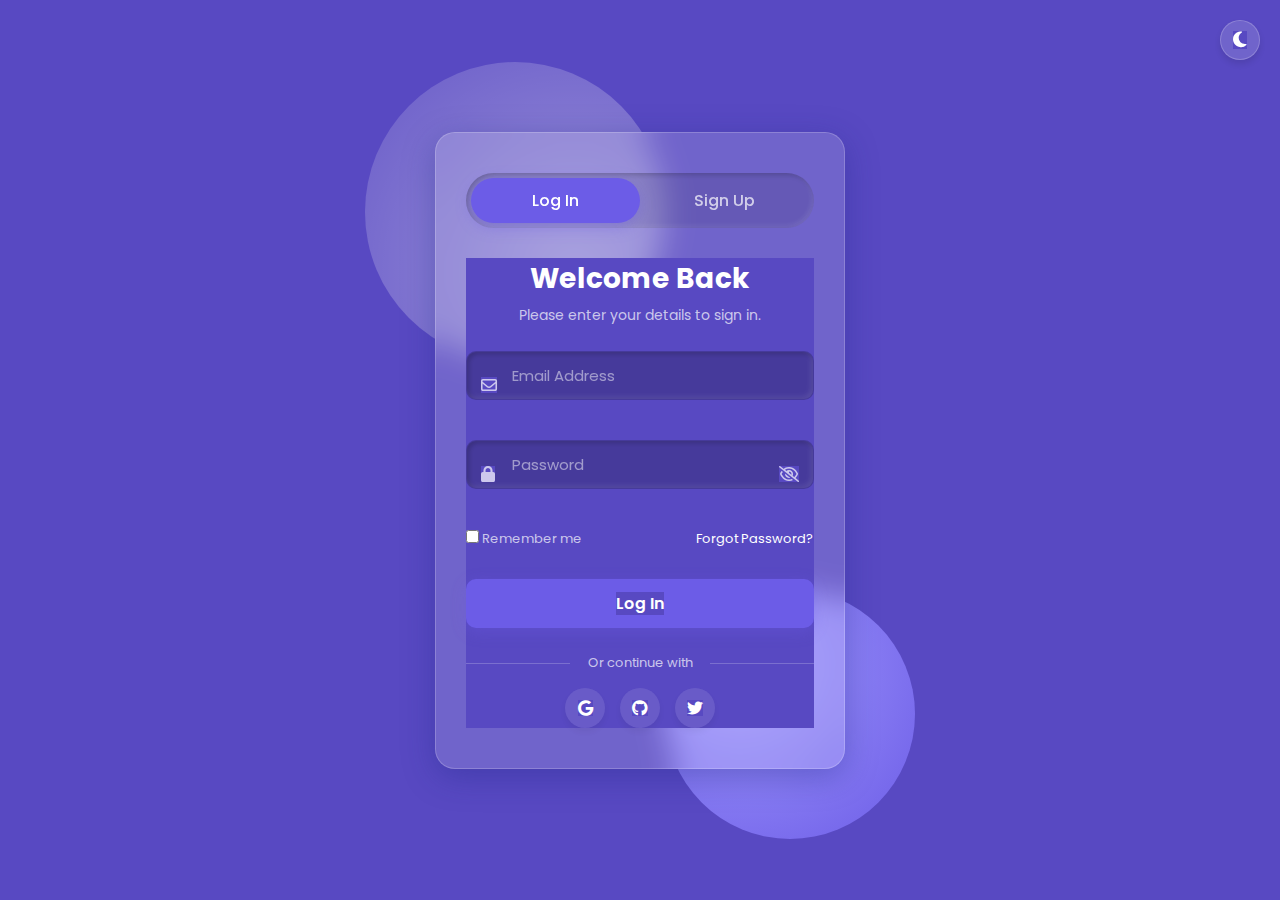
<file: index.html>
<!DOCTYPE html>
<html lang="en">
<head>
    <meta charset="UTF-8">
    <meta name="viewport" content="width=device-width, initial-scale=1.0">
    <title>Login & Signup | Glassmorphism</title>
    <!-- Google Fonts: Poppins for modern look -->
    <link rel="preconnect" href="https://fonts.googleapis.com">
    <link rel="preconnect" href="https://fonts.gstatic.com" crossorigin>
    <link href="https://fonts.googleapis.com/css2?family=Poppins:wght@300;400;500;600;700&display=swap" rel="stylesheet">
    <!-- Font Awesome -->
    <link rel="stylesheet" href="https://cdnjs.cloudflare.com/ajax/libs/font-awesome/6.4.0/css/all.min.css">
    <link rel="stylesheet" href="style.css">
</head>
<body>

    <!-- Theme Toggle -->
    <button class="theme-toggle-btn" id="theme-toggle" aria-label="Toggle Theme">
        <i class="fa-solid fa-moon"></i>
    </button>

    <main class="container">
        <!-- Background Elements for Glass Effect -->
        <div class="circle circle-1"></div>
        <div class="circle circle-2"></div>

        <div class="glass-card">
            <!-- Toggle Switch -->
            <div class="toggle-box">
                <button class="toggle-btn active" id="login-toggle">Log In</button>
                <button class="toggle-btn" id="signup-toggle">Sign Up</button>
                <div class="toggle-slider"></div>
            </div>

            <!-- Forms Container -->
            <div class="forms-wrapper">
                
                <!-- Login Form -->
                <form id="login-form" class="form-content active-form">
                    <h2 class="form-title">Welcome Back</h2>
                    <p class="form-desc">Please enter your details to sign in.</p>
                    
                    <div class="input-group">
                        <i class="fa-regular fa-envelope"></i>
                        <input type="email" id="login-email" placeholder="Email Address" required>
                        <span class="error-msg"></span>
                    </div>

                    <div class="input-group">
                        <i class="fa-solid fa-lock"></i>
                        <input type="password" id="login-pass" placeholder="Password" required>
                        <i class="fa-regular fa-eye-slash toggle-pass"></i>
                        <span class="error-msg"></span>
                    </div>

                    <div class="form-action">
                        <div class="remember-me">
                            <input type="checkbox" id="remember">
                            <label for="remember">Remember me</label>
                        </div>
                        <a href="#" class="forgot-pass">Forgot Password?</a>
                    </div>

                    <button type="submit" class="submit-btn" id="login-btn">
                        <span>Log In</span>
                        <div class="loader"></div>
                    </button>

                    <div class="social-login">
                        <p>Or continue with</p>
                        <div class="social-icons">
                            <a href="#" class="social-icon"><i class="fa-brands fa-google"></i></a>
                            <a href="#" class="social-icon"><i class="fa-brands fa-github"></i></a>
                            <a href="#" class="social-icon"><i class="fa-brands fa-twitter"></i></a>
                        </div>
                    </div>
                </form>

                <!-- Signup Form -->
                <form id="signup-form" class="form-content">
                    <h2 class="form-title">Create Account</h2>
                    <p class="form-desc">Join us and start your journey.</p>
                    
                    <div class="input-group">
                        <i class="fa-regular fa-user"></i>
                        <input type="text" id="signup-name" placeholder="Full Name" required>
                        <span class="error-msg"></span>
                    </div>

                    <div class="input-group">
                        <i class="fa-regular fa-envelope"></i>
                        <input type="email" id="signup-email" placeholder="Email Address" required>
                        <span class="error-msg"></span>
                    </div>

                    <div class="input-group">
                        <i class="fa-solid fa-lock"></i>
                        <input type="password" id="signup-pass" placeholder="Password" required>
                        <i class="fa-regular fa-eye-slash toggle-pass"></i>
                        <span class="error-msg"></span>
                    </div>
                    
                    <!-- Password Strength Indicator -->
                    <div class="password-strength hide">
                        <span class="strength-bar"></span>
                        <span class="strength-text">Weak</span>
                    </div>
                    
                    <ul class="password-criteria">
                        <li data-criteria="length">At least 8 characters</li>
                        <li data-criteria="upper">Uppercase letter</li>
                        <li data-criteria="number">Number</li>
                        <li data-criteria="special">Special character</li>
                    </ul>

                    <button type="submit" class="submit-btn" id="signup-btn" disabled>
                        <span>Sign Up</span>
                        <div class="loader"></div>
                    </button>
                </form>

            </div>
        </div>
    </main>

    <script src="script.js"></script>
</body>
</html>
</file>
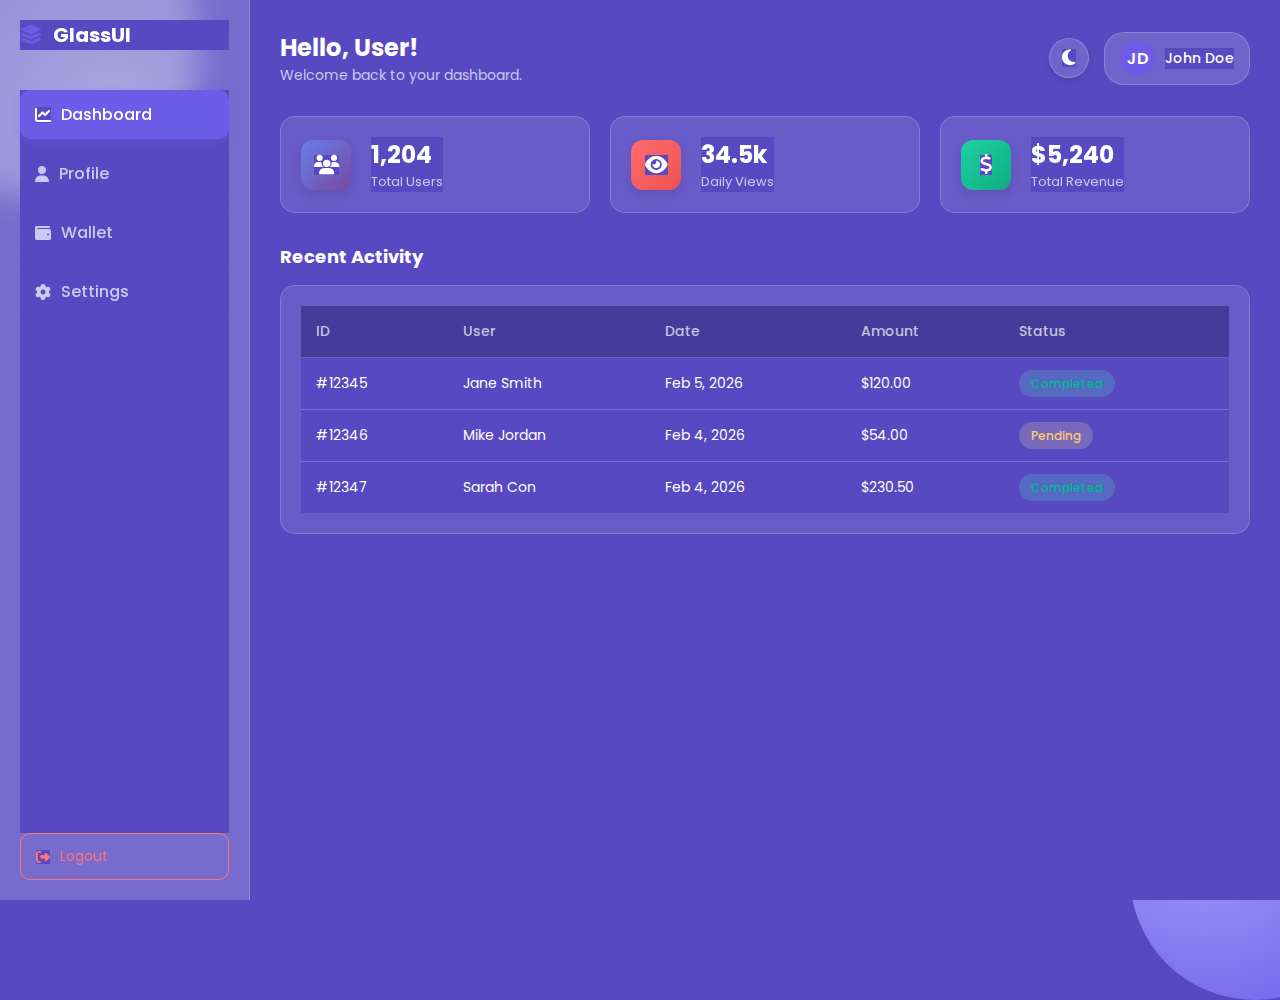
<file: dashboard.html>
<!DOCTYPE html>
<html lang="en">
<head>
    <meta charset="UTF-8">
    <meta name="viewport" content="width=device-width, initial-scale=1.0">
    <title>Dashboard | Glass UI</title>
    <!-- Google Fonts -->
    <link href="https://fonts.googleapis.com/css2?family=Poppins:wght@300;400;500;600;700&display=swap" rel="stylesheet">
    <!-- Font Awesome -->
    <link rel="stylesheet" href="https://cdnjs.cloudflare.com/ajax/libs/font-awesome/6.4.0/css/all.min.css">
    <link rel="stylesheet" href="style.css">
</head>
<body class="dashboard-body">

    <!-- Background Elements -->
    <div class="circle circle-1" style="top: -100px; left: -100px;"></div>
    <div class="circle circle-2" style="bottom: -100px; right: -100px;"></div>

    <div class="dashboard-container">
        
        <!-- Sidebar -->
        <aside class="sidebar">
            <div class="sidebar-header">
                <i class="fa-solid fa-layer-group"></i> GlassUI
            </div>
            
            <ul class="nav-links">
                <li><a href="#" class="active"><i class="fa-solid fa-chart-line"></i> Dashboard</a></li>
                <li><a href="#"><i class="fa-solid fa-user"></i> Profile</a></li>
                <li><a href="#"><i class="fa-solid fa-wallet"></i> Wallet</a></li>
                <li><a href="#"><i class="fa-solid fa-gear"></i> Settings</a></li>
            </ul>

            <button class="logout-btn" id="logout-btn">
                <i class="fa-solid fa-right-from-bracket"></i> Logout
            </button>
        </aside>

        <!-- Main Content -->
        <section class="main-content">
            
            <!-- Header -->
            <header class="dashboard-header">
                <div class="user-welcome">
                    <h1>Hello, <span id="user-name-display">User</span>!</h1>
                    <p>Welcome back to your dashboard.</p>
                </div>

                <div class="header-actions">
                    <button class="theme-toggle-btn" id="theme-toggle" style="position: static; margin: 0;">
                        <i class="fa-solid fa-moon"></i>
                    </button>
                    
                    <div class="user-profile">
                        <div class="user-avatar">JD</div>
                        <span class="user-name">John Doe</span>
                    </div>
                </div>
            </header>

            <!-- Stats Grid -->
            <div class="stats-grid">
                <div class="stat-card">
                    <div class="stat-icon"><i class="fa-solid fa-users"></i></div>
                    <div class="stat-info">
                        <h3>1,204</h3>
                        <p>Total Users</p>
                    </div>
                </div>
                <div class="stat-card">
                    <div class="stat-icon" style="background: linear-gradient(135deg, #FF6B6B, #EE5253);"><i class="fa-solid fa-eye"></i></div>
                    <div class="stat-info">
                        <h3>34.5k</h3>
                        <p>Daily Views</p>
                    </div>
                </div>
                <div class="stat-card">
                    <div class="stat-icon" style="background: linear-gradient(135deg, #1DD1A1, #10AC84);"><i class="fa-solid fa-dollar-sign"></i></div>
                    <div class="stat-info">
                        <h3>$5,240</h3>
                        <p>Total Revenue</p>
                    </div>
                </div>
            </div>

            <!-- Recent Activity -->
            <h3 class="section-title">Recent Activity</h3>
            <div class="recent-activity">
                <table>
                    <thead>
                        <tr>
                            <th>ID</th>
                            <th>User</th>
                            <th>Date</th>
                            <th>Amount</th>
                            <th>Status</th>
                        </tr>
                    </thead>
                    <tbody>
                        <tr>
                            <td>#12345</td>
                            <td>Jane Smith</td>
                            <td>Feb 5, 2026</td>
                            <td>$120.00</td>
                            <td><span class="status completed">Completed</span></td>
                        </tr>
                        <tr>
                            <td>#12346</td>
                            <td>Mike Jordan</td>
                            <td>Feb 4, 2026</td>
                            <td>$54.00</td>
                            <td><span class="status pending">Pending</span></td>
                        </tr>
                        <tr>
                            <td>#12347</td>
                            <td>Sarah Con</td>
                            <td>Feb 4, 2026</td>
                            <td>$230.50</td>
                            <td><span class="status completed">Completed</span></td>
                        </tr>
                    </tbody>
                </table>
            </div>

        </section>
    </div>

    <script src="script.js"></script>
</body>
</html>
</file>
<file: style.css>
:root {
    /* Core Colors */
    --primary: #6c5ce7;
    --primary-dark: #5849c2;
    --error: #ff7675;
    --success: #55efc4;
    --warning: #ffeaa7;

    /* Theme: Dark (Default) */
    --bg-gradient: linear-gradient(135deg, #667eea 0%, #764ba2 100%);
    --bg-circles-1: radial-gradient(circle at 70% 70%, rgba(255, 255, 255, 0.4), rgba(255, 255, 255, 0.1));
    --bg-circles-2: radial-gradient(circle at 30% 30%, #a29bfe, #6c5ce7);
    
    --glass-bg: rgba(255, 255, 255, 0.15);
    --glass-border: rgba(255, 255, 255, 0.2);
    --glass-shadow: 0 8px 32px 0 rgba(31, 38, 135, 0.37);
    
    --text-main: #fff;
    --text-muted: rgba(255, 255, 255, 0.7);
    
    --input-bg: rgba(0, 0, 0, 0.2);
    --input-focus-bg: rgba(0, 0, 0, 0.3);
    
    /* Neumorphism Shadows (Dark) */
    --neu-inner-shadow: inset 2px 2px 5px rgba(0, 0, 0, 0.2), 
                        inset -2px -2px 5px rgba(255, 255, 255, 0.1);
    
    --backdrop-blur: 15px;

    /* Dashboard Specific */
    --sidebar-bg: rgba(255, 255, 255, 0.05);
    --card-bg: rgba(255, 255, 255, 0.1);
    --table-header: rgba(0, 0, 0, 0.2);
}

/* Light Theme Overrides */
[data-theme="light"] {
    --bg-gradient: linear-gradient(135deg, #e0c3fc 0%, #8ec5fc 100%);
    --bg-circles-1: radial-gradient(circle at 70% 70%, rgba(255, 255, 255, 0.8), rgba(255, 255, 255, 0.4));
    --bg-circles-2: radial-gradient(circle at 30% 30%, #a29bfe, #74b9ff);

    --glass-bg: rgba(255, 255, 255, 0.4); /* More opaque */
    --glass-border: rgba(255, 255, 255, 0.6);
    --glass-shadow: 0 8px 32px 0 rgba(100, 100, 100, 0.15);

    --text-main: #2d3436;
    --text-muted: rgba(45, 52, 54, 0.7);

    --input-bg: rgba(255, 255, 255, 0.5);
    --input-focus-bg: rgba(255, 255, 255, 0.8);

    /* Neumorphism Shadows (Light) - Softer, standard neumorphism */
    --neu-inner-shadow: inset 3px 3px 6px rgba(166, 180, 200, 0.5), 
                        inset -3px -3px 6px rgba(255, 255, 255, 0.8);
    
    --sidebar-bg: rgba(255, 255, 255, 0.3);
    --card-bg: rgba(255, 255, 255, 0.3);
    --table-header: rgba(0,0,0,0.05);
}

* {
    margin: 0;
    padding: 0;
    box-sizing: border-box;
    font-family: 'Poppins', sans-serif;
}

body {
    min-height: 100vh;
    display: flex;
    justify-content: center;
    align-items: center;
    background: var(--background-gradient);
    color: var(--text-main);
    overflow-x: hidden;
    position: relative;
    transition: background 0.5s ease;
}

/* Background Elements */
.circle {
    position: absolute;
    background: var(--bg-circles-1);
    border-radius: 50%;
    z-index: 0;
}

.circle-1 {
    width: 300px;
    height: 300px;
    top: -50px;
    left: -50px;
    animation: floating 8s infinite ease-in-out;
}

.circle-2 {
    width: 250px;
    height: 250px;
    bottom: -50px;
    right: -50px;
    background: var(--bg-circles-2);
    animation: floating 10s infinite ease-in-out reverse;
}

@keyframes floating {
    0%, 100% { transform: translate(0, 0); }
    50% { transform: translate(20px, 30px); }
}

.container {
    position: relative;
    width: 100%;
    max-width: 450px;
    padding: 20px;
    z-index: 1;
}

/* Theme Toggle Button */
.theme-toggle-btn {
    position: absolute;
    top: 20px;
    right: 20px;
    background: var(--glass-bg);
    border: 1px solid var(--glass-border);
    border-radius: 50%;
    width: 40px;
    height: 40px;
    display: flex;
    justify-content: center;
    align-items: center;
    cursor: pointer;
    color: var(--text-main);
    font-size: 18px;
    z-index: 100;
    backdrop-filter: blur(5px);
    transition: 0.3s;
    box-shadow: 0 4px 6px rgba(0,0,0,0.1);
}

.theme-toggle-btn:hover {
    transform: rotate(45deg);
    background: var(--primary);
    color: #fff;
}

/* Glass Card */
.glass-card {
    background: var(--glass-bg);
    box-shadow: var(--glass-shadow);
    backdrop-filter: blur(var(--backdrop-blur));
    -webkit-backdrop-filter: blur(var(--backdrop-blur));
    border-radius: 20px;
    border: 1px solid var(--glass-border);
    padding: 40px 30px;
    overflow: hidden;
    transition: all 0.4s ease;
    position: relative;
}

/* Toggle Box */
.toggle-box {
    display: flex;
    justify-content: space-between;
    position: relative;
    background: rgba(0,0,0,0.1); 
    border-radius: 30px;
    margin-bottom: 30px;
    box-shadow: var(--neu-inner-shadow);
    padding: 5px;
}

.toggle-btn {
    flex: 1;
    border: none;
    background: transparent;
    color: var(--text-muted);
    font-size: 16px;
    font-weight: 500;
    padding: 10px;
    cursor: pointer;
    z-index: 2;
    transition: color 0.3s;
}

.toggle-btn.active {
    color: var(--text-main);
}

.toggle-slider {
    position: absolute;
    top: 5px;
    left: 5px;
    width: calc(50% - 5px);
    height: calc(100% - 10px);
    background: var(--primary);
    border-radius: 25px;
    transition: left 0.3s cubic-bezier(0.68, -0.55, 0.27, 1.55);
    box-shadow: 0 4px 15px rgba(108, 92, 231, 0.4);
    z-index: 1;
}

/* Form Styles */
.form-content {
    display: none;
    animation: fadeIn 0.5s ease;
}

.form-content.active-form {
    display: block;
}

@keyframes fadeIn {
    from { opacity: 0; transform: translateY(10px); }
    to { opacity: 1; transform: translateY(0); }
}

.form-title {
    color: var(--text-main);
    font-size: 28px;
    margin-bottom: 5px;
    text-align: center;
}

.form-desc {
    color: var(--text-muted);
    text-align: center;
    margin-bottom: 25px;
    font-size: 14px;
}

/* Neumorphic Inputs */
.input-group {
    position: relative;
    margin-bottom: 20px;
}

.input-group i {
    position: absolute;
    left: 15px;
    top: 50%;
    transform: translateY(-50%);
    color: var(--text-muted);
    transition: 0.3s;
}

.input-group input {
    width: 100%;
    padding: 12px 45px 12px 45px; 
    background: var(--input-bg);
    border: 1px solid transparent; 
    border-radius: 10px;
    color: var(--text-main);
    font-size: 15px;
    box-shadow: var(--neu-inner-shadow);
    transition: 0.3s;
    outline: none;
}

.input-group input::placeholder {
    color: var(--text-muted);
    opacity: 0.7;
}

.input-group input:focus {
    background: var(--input-focus-bg);
}

.input-group input:focus + i {
    color: var(--primary);
}

/* Validation Styling */
.error-msg {
    display: block;
    color: var(--error);
    font-size: 12px;
    margin-top: 5px;
    height: 15px; 
    opacity: 0;
    transition: 0.3s;
}

.input-group.error input {
    border-color: var(--error);
}

.input-group.success input {
    border-color: var(--success);
}

.input-group.error .error-msg {
    opacity: 1;
}

/* Password Toggle */
.toggle-pass {
    position: absolute;
    right: 15px;
    top: 50%;
    transform: translateY(-50%);
    cursor: pointer;
    color: var(--text-muted);
    left: auto !important; 
}

/* Buttons */
.submit-btn {
    width: 100%;
    padding: 12px;
    background: var(--primary);
    border: none;
    border-radius: 10px;
    color: white;
    font-size: 16px;
    font-weight: 600;
    cursor: pointer;
    transition: 0.3s;
    box-shadow: 0 4px 15px rgba(108, 92, 231, 0.3);
    position: relative;
    overflow: hidden;
    margin-top: 10px;
}

.submit-btn:hover {
    background: var(--primary-dark);
    transform: translateY(-2px);
    box-shadow: 0 6px 20px rgba(108, 92, 231, 0.4);
}

.submit-btn:active {
    transform: translateY(0);
}

.submit-btn:disabled {
    background: #777;
    cursor: not-allowed;
    box-shadow: none;
    transform: none;
    opacity: 0.7;
}

/* Loader */
.loader {
    display: none;
    width: 20px;
    height: 20px;
    border: 2px solid #fff;
    border-bottom-color: transparent;
    border-radius: 50%;
    animation: spin 1s linear infinite;
    margin: 0 auto;
}

.submit-btn.loading span {
    display: none;
}

.submit-btn.loading .loader {
    display: block;
}

@keyframes spin {
    0% { transform: rotate(0deg); }
    100% { transform: rotate(360deg); }
}

/* Shake Animation */
@keyframes shake {
    0% { transform: translateX(0); }
    25% { transform: translateX(-10px); }
    50% { transform: translateX(10px); }
    75% { transform: translateX(-10px); }
    100% { transform: translateX(0); }
}

.shake {
    animation: shake 0.4s ease-in-out;
}

/* Password Strength & Criteria */
.password-criteria {
    list-style: none;
    margin-bottom: 15px;
    font-size: 12px;
    color: var(--text-muted);
    padding-left: 5px;
    display: none; 
}

.password-criteria li {
    margin-bottom: 2px;
    display: flex;
    align-items: center;
    gap: 5px;
    transition: color 0.3s;
}

.password-criteria li.valid {
    color: var(--success);
}

.password-criteria li.valid::before {
    content: '✓';
    font-weight: bold;
}

.password-criteria li.invalid::before {
    content: '•';
    font-size: 18px;
    line-height: 10px;
}

.password-strength {
    height: 4px;
    width: 100%;
    background: rgba(0,0,0,0.1);
    border-radius: 2px;
    margin: 10px 0; 
    position: relative;
    display: none;
}

.strength-bar {
    display: block;
    height: 100%;
    width: 0%;
    transition: width 0.3s ease, background 0.3s ease;
    border-radius: 2px;
}

.strength-text {
    position: absolute;
    right: 0;
    top: -20px;
    font-size: 12px;
    font-weight: 600;
}

/* Social Login */
.social-login {
    margin-top: 25px;
    text-align: center;
}

.social-login p {
    color: var(--text-muted);
    font-size: 13px;
    margin-bottom: 15px;
    position: relative;
}

.social-login p::before,
.social-login p::after {
    content: '';
    position: absolute;
    width: 30%;
    height: 1px;
    background: var(--text-muted);
    opacity: 0.3;
    top: 50%;
}

.social-login p::before { left: 0; }
.social-login p::after { right: 0; }

.social-icons {
    display: flex;
    justify-content: center;
    gap: 15px;
}

.social-icon {
    width: 40px;
    height: 40px;
    border-radius: 50%;
    background: rgba(255,255,255,0.1); 
    display: flex;
    justify-content: center;
    align-items: center;
    color: var(--text-main);
    text-decoration: none;
    transition: 0.3s;
    box-shadow: 0 4px 6px rgba(0,0,0,0.05);
}

.social-icon:hover {
    background: var(--primary);
    color: white;
    transform: translateY(-3px);
}

/* Extra Links */
.form-action {
    display: flex;
    justify-content: space-between;
    align-items: center;
    margin-bottom: 20px;
    font-size: 13px;
    color: var(--text-muted);
}

.form-action a {
    color: var(--text-main);
    text-decoration: none;
}

.form-action a:hover {
    text-decoration: underline;
}

/* ========================================= */
/*             DASHBOARD STYLES              */
/* ========================================= */

.dashboard-container {
    width: 100vw;
    height: 100vh;
    display: flex;
    overflow: hidden;
    background: var(--glass-bg); /* Use glass bg for overlay feel or just transparent */
    /* Actually dashboard usually has its own structure. 
       Let's clear the body flex centering for dashboard page */
}

/* Helper to reset body for dashboard */
body.dashboard-body {
    display: block;
    background: var(--background-gradient);
    overflow: hidden;
}

.sidebar {
    width: 250px;
    height: 100vh;
    background: var(--sidebar-bg);
    backdrop-filter: blur(15px);
    border-right: 1px solid var(--glass-border);
    display: flex;
    flex-direction: column;
    padding: 20px;
    transition: transform 0.3s ease;
    z-index: 10;
}

.sidebar-header {
    display: flex;
    align-items: center;
    gap: 10px;
    margin-bottom: 40px;
    color: var(--text-main);
    font-size: 20px;
    font-weight: 700;
}

.sidebar-header i {
    color: var(--primary);
}

.nav-links {
    list-style: none;
    flex: 1;
}

.nav-links li {
    margin-bottom: 10px;
}

.nav-links a {
    display: flex;
    align-items: center;
    gap: 10px;
    padding: 12px 15px;
    border-radius: 10px;
    color: var(--text-muted);
    text-decoration: none;
    transition: 0.3s;
    font-weight: 500;
}

.nav-links a:hover, .nav-links a.active {
    background: var(--primary);
    color: white;
    box-shadow: 0 4px 10px rgba(108, 92, 231, 0.3);
}

.logout-btn {
    display: flex;
    align-items: center;
    gap: 10px;
    padding: 12px 15px;
    border: 1px solid var(--error);
    border-radius: 10px;
    color: var(--error);
    text-decoration: none;
    transition: 0.3s;
    cursor: pointer;
    background: transparent;
    font-size: 14px;
    margin-top: auto;
}

.logout-btn:hover {
    background: var(--error);
    color: white;
}

/* Main Content */
.main-content {
    flex: 1;
    overflow-y: auto;
    padding: 30px;
    position: relative;
}

/* Header */
.dashboard-header {
    display: flex;
    justify-content: space-between;
    align-items: center;
    margin-bottom: 30px;
}

.user-welcome h1 {
    font-size: 24px;
    color: var(--text-main);
}

.user-welcome p {
    font-size: 14px;
    color: var(--text-muted);
}

.header-actions {
    display: flex;
    align-items: center;
    gap: 15px;
}

.user-profile {
    display: flex;
    align-items: center;
    gap: 10px;
    background: var(--glass-bg);
    padding: 8px 15px;
    border-radius: 20px;
    border: 1px solid var(--glass-border);
}

.user-avatar {
    width: 35px;
    height: 35px;
    border-radius: 50%;
    background: var(--primary);
    display: flex;
    justify-content: center;
    align-items: center;
    color: white;
    font-weight: 600;
}

.user-name {
    font-size: 14px;
    font-weight: 500;
    color: var(--text-main);
}

/* Stats Grid */
.stats-grid {
    display: grid;
    grid-template-columns: repeat(auto-fit, minmax(240px, 1fr));
    gap: 20px;
    margin-bottom: 30px;
}

.stat-card {
    background: var(--card-bg);
    backdrop-filter: blur(10px);
    border: 1px solid var(--glass-border);
    padding: 20px;
    border-radius: 15px;
    display: flex;
    align-items: center;
    gap: 20px;
    transition: transform 0.3s;
}

.stat-card:hover {
    transform: translateY(-5px);
}

.stat-icon {
    width: 50px;
    height: 50px;
    border-radius: 12px;
    background: var(--bg-gradient);
    display: flex;
    justify-content: center;
    align-items: center;
    color: white;
    font-size: 20px;
    box-shadow: 0 4px 10px rgba(0,0,0,0.1);
}

.stat-info h3 {
    font-size: 24px;
    color: var(--text-main);
}

.stat-info p {
    font-size: 13px;
    color: var(--text-muted);
}

/* Recent Activity */
.section-title {
    font-size: 18px;
    color: var(--text-main);
    margin-bottom: 15px;
}

.recent-activity {
    background: var(--card-bg);
    backdrop-filter: blur(10px);
    border: 1px solid var(--glass-border);
    border-radius: 15px;
    padding: 20px;
    overflow-x: auto; 
}

table {
    width: 100%;
    border-collapse: collapse;
    color: var(--text-main);
}

th, td {
    padding: 15px;
    text-align: left;
    border-bottom: 1px solid var(--glass-border);
}

th {
    background: var(--table-header);
    font-weight: 500;
    font-size: 14px;
    color: var(--text-muted);
}

td {
    font-size: 14px;
}

tr:last-child td {
    border-bottom: none;
}

.status {
    padding: 5px 12px;
    border-radius: 20px;
    font-size: 12px;
    font-weight: 500;
}

.status.completed {
    background: rgba(85, 239, 196, 0.2);
    color: #00b894;
}

.status.pending {
    background: rgba(255, 234, 167, 0.2);
    color: #fdcb6e;
}

/* Responsive Dashboard */
@media (max-width: 768px) {
    .sidebar {
        position: fixed;
        transform: translateX(-100%);
    }

    .sidebar.active {
        transform: translateX(0);
    }
    
    .main-content {
        padding: 20px;
    }

    .menu-toggle {
        display: block; /* We'll need a toggle button for mobile description later */
    }
}
*{
    background-color: #5849c2;
}
</file>
